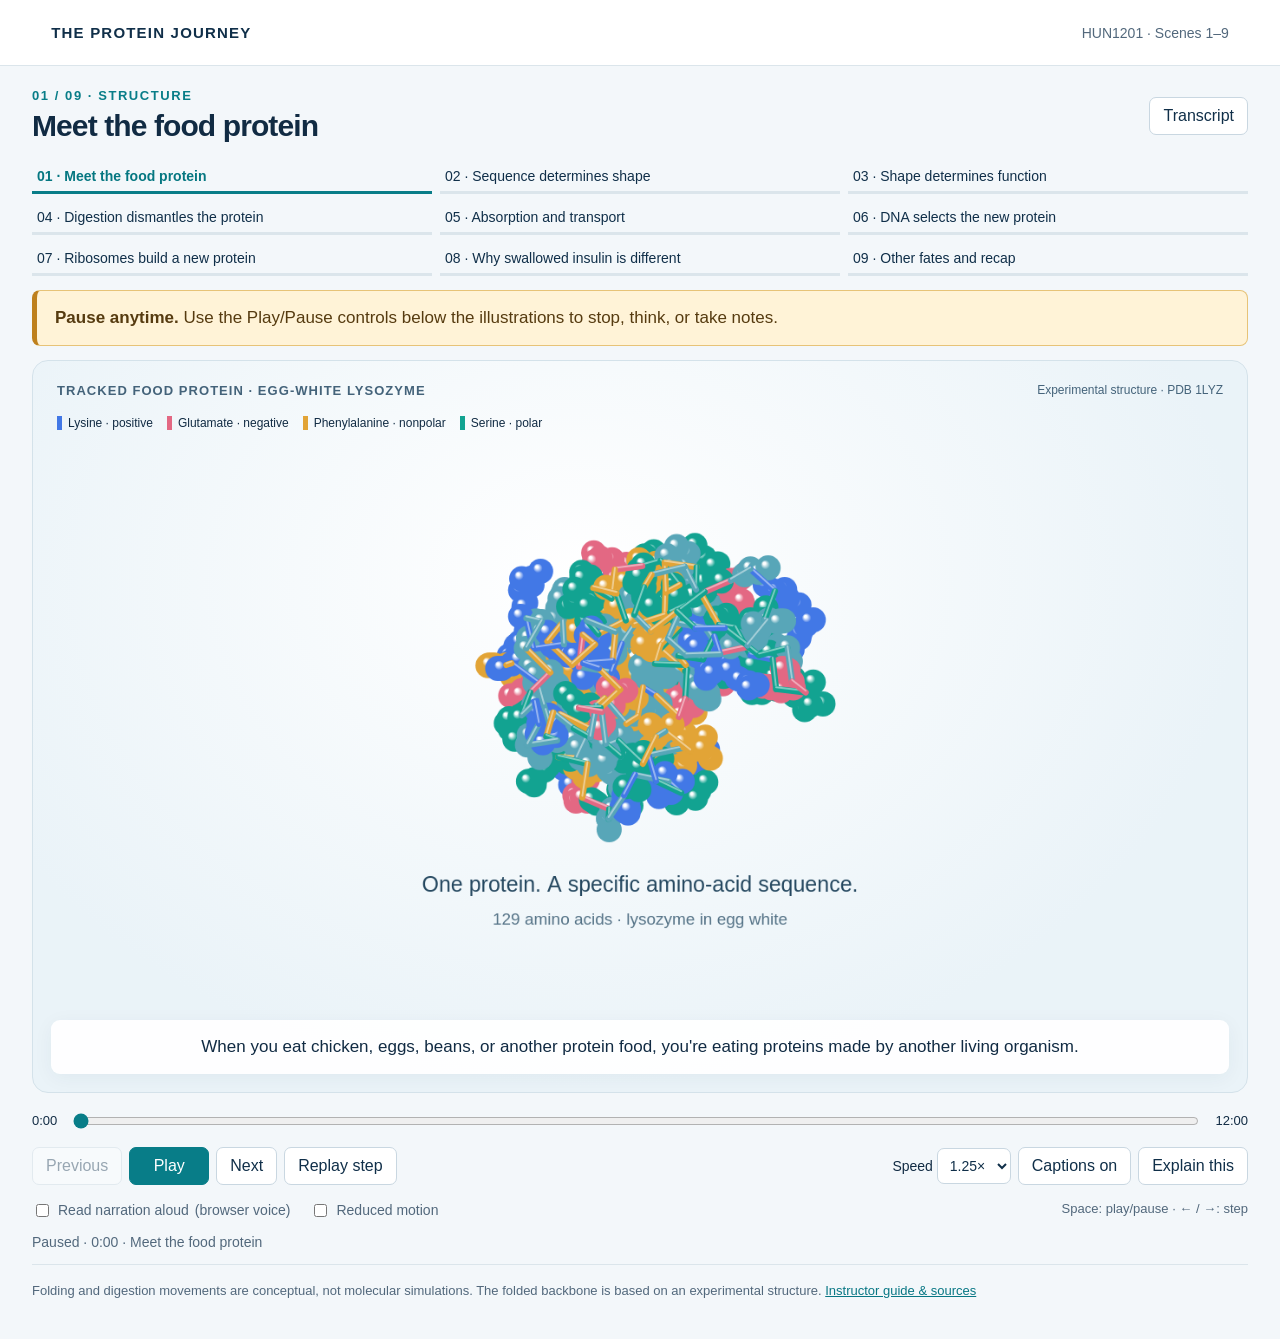
<file: index.html>
<!doctype html><html lang="en"><head><meta charset="utf-8"><meta name="viewport" content="width=device-width,initial-scale=1"><title>The Protein Journey · HUN1201</title><link rel="stylesheet" href="style.css"></head><body>
<header><a class="brand" href="#main">THE PROTEIN JOURNEY</a><span>HUN1201 · Scenes 1–9</span></header>
<main id="main"><div class="heading"><div><p class="eyebrow" id="chapter">01 / 09 · STRUCTURE</p><h1 id="title">Meet the food protein</h1></div><button id="transcriptBtn" aria-expanded="false" aria-controls="transcript">Transcript</button></div>
<nav aria-label="Scenes" id="chapters"></nav>
<p class="pause-notice"><strong>Pause anytime.</strong> Use the Play/Pause controls below the illustrations to stop, think, or take notes.</p>
<section class="stage" aria-label="Animated molecular journey"><div class="canvas-window"><canvas id="canvas" width="1400" height="760" role="img" aria-label="Egg-white lysozyme shown as a rotating three-dimensional molecular backbone."></canvas></div><div class="stage-top"><span id="location">EGG-WHITE LYSOZYME</span><span id="modelNote">Experimental structure · PDB 1LYZ</span></div><div class="legend"><span class="lys">Lysine · positive</span><span class="glu">Glutamate · negative</span><span class="phe">Phenylalanine · nonpolar</span><span class="ser">Serine · polar</span></div><div id="caption" class="caption" aria-live="off"></div><div id="prediction" class="prediction" hidden><p class="eyebrow">PAUSE & PREDICT</p><h2 id="question"></h2><p>Think it through. There’s no score.</p><div id="answer" hidden></div><div class="prediction-actions"><button id="reveal">Reveal explanation</button><button id="continue">Continue</button></div></div></section>
<section class="transport" aria-label="Playback controls"><div class="timeline"><span id="clock">0:00</span><input id="seek" type="range" min="0" max="720" step="0.1" value="0" aria-label="Journey timeline"><span>12:00</span></div><div class="controls"><div><button id="prev" aria-label="Previous step">Previous</button><button id="play" class="primary">Play</button><button id="next" aria-label="Next step">Next</button><button id="replay">Replay step</button></div><div><label>Speed <select id="speed"><option value="1">1×</option><option value="1.25" selected>1.25×</option><option value="1.5">1.5×</option><option value="2">2×</option></select></label><button id="cc" aria-pressed="true">Captions on</button><button id="explain" aria-expanded="false">Explain this</button></div></div><div class="preferences"><label><input id="voice" type="checkbox"> Read narration aloud <span id="voiceStatus">(browser voice)</span></label><label><input id="motion" type="checkbox"> Reduced motion</label><span>Space: play/pause · ← / →: step</span></div></section>
<p id="status" role="status">Press Play to begin. Audio starts only if you enable narration.</p><aside id="explanation" hidden></aside><section id="transcript" hidden><h2>Narration & visual description</h2><div id="transcriptText"></div></section><footer>Folding and digestion movements are conceptual, not molecular simulations. The folded backbone is based on an experimental structure. <a href="guide.html">Instructor guide & sources</a></footer></main>
<script src="assets/molecule.js"></script><script src="assets/narration.js"></script><script src="assets/pepsin.js"></script><script src="assets/trypsin.js"></script><script src="assets/biomodels.js"></script><script src="extension.js"></script><script src="app.js"></script></body></html>
</file>
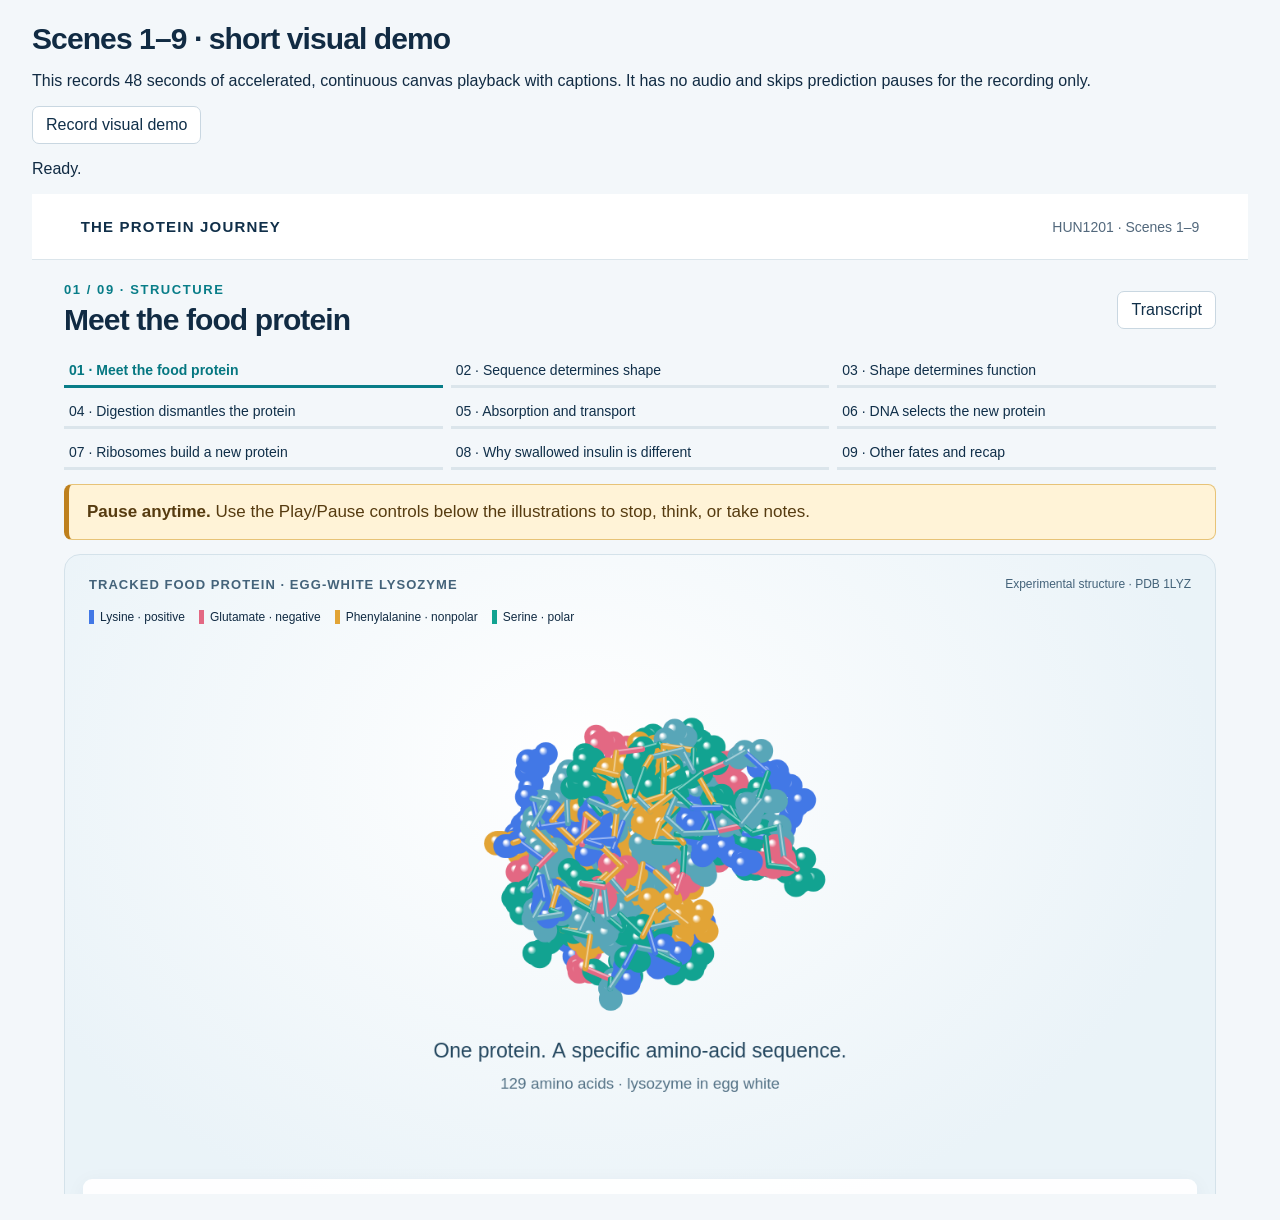
<file: demo.html>
<!doctype html><html lang="en"><head><meta charset="utf-8"><meta name="viewport" content="width=device-width,initial-scale=1"><title>Protein Journey · visual demo recording</title><link rel="stylesheet" href="style.css"></head><body><main><h1>Scenes 1–9 · short visual demo</h1><p>This records 48 seconds of accelerated, continuous canvas playback with captions. It has no audio and skips prediction pauses for the recording only.</p><button id="record">Record visual demo</button><p id="message" role="status">Ready.</p><a id="download" hidden download="Protein_Journey_Complete_Demo.webm">Download visual demo</a><iframe id="tutorial" src="index.html" title="Protein Journey demo" style="width:100%;height:1000px;border:0"></iframe></main><script>
const btn=document.getElementById('record'),msg=document.getElementById('message'),iframe=document.getElementById('tutorial');btn.onclick=()=>{btn.disabled=true;let win=iframe.contentWindow,doc=iframe.contentDocument,src=doc.getElementById('canvas'),out=document.createElement('canvas');out.width=1400;out.height=860;let ctx=out.getContext('2d');let stream=out.captureStream(30),chunks=[],rec=new MediaRecorder(stream,{mimeType:MediaRecorder.isTypeSupported('video/webm;codecs=vp9')?'video/webm;codecs=vp9':'video/webm'});rec.ondataavailable=e=>chunks.push(e.data);rec.onstop=()=>{let link=document.getElementById('download');link.href=URL.createObjectURL(new Blob(chunks,{type:'video/webm'}));link.hidden=false;msg.textContent='Recording ready.';btn.disabled=false;stream.getTracks().forEach(t=>t.stop())};rec.start();let start=performance.now();msg.textContent='Recording continuous playback…';function frame(now){let p=Math.min(1,(now-start)/48000);win.journey.seek(p*720);ctx.fillStyle='#f2f7fa';ctx.fillRect(0,0,1400,860);ctx.drawImage(src,0,0);ctx.fillStyle='#14364e';ctx.font='bold 24px Arial';ctx.fillText(doc.getElementById('title').textContent,36,794);ctx.font='18px Arial';let words=doc.getElementById('caption').textContent.split(' '),line='',y=830;for(let word of words){if(ctx.measureText(line+' '+word).width>1320){ctx.fillText(line,36,y);y+=22;line=word}else line+=(line?' ':'')+word}ctx.fillText(line,36,y);if(p<1)requestAnimationFrame(frame);else rec.stop()}requestAnimationFrame(frame)};
</script></body></html>
</file>
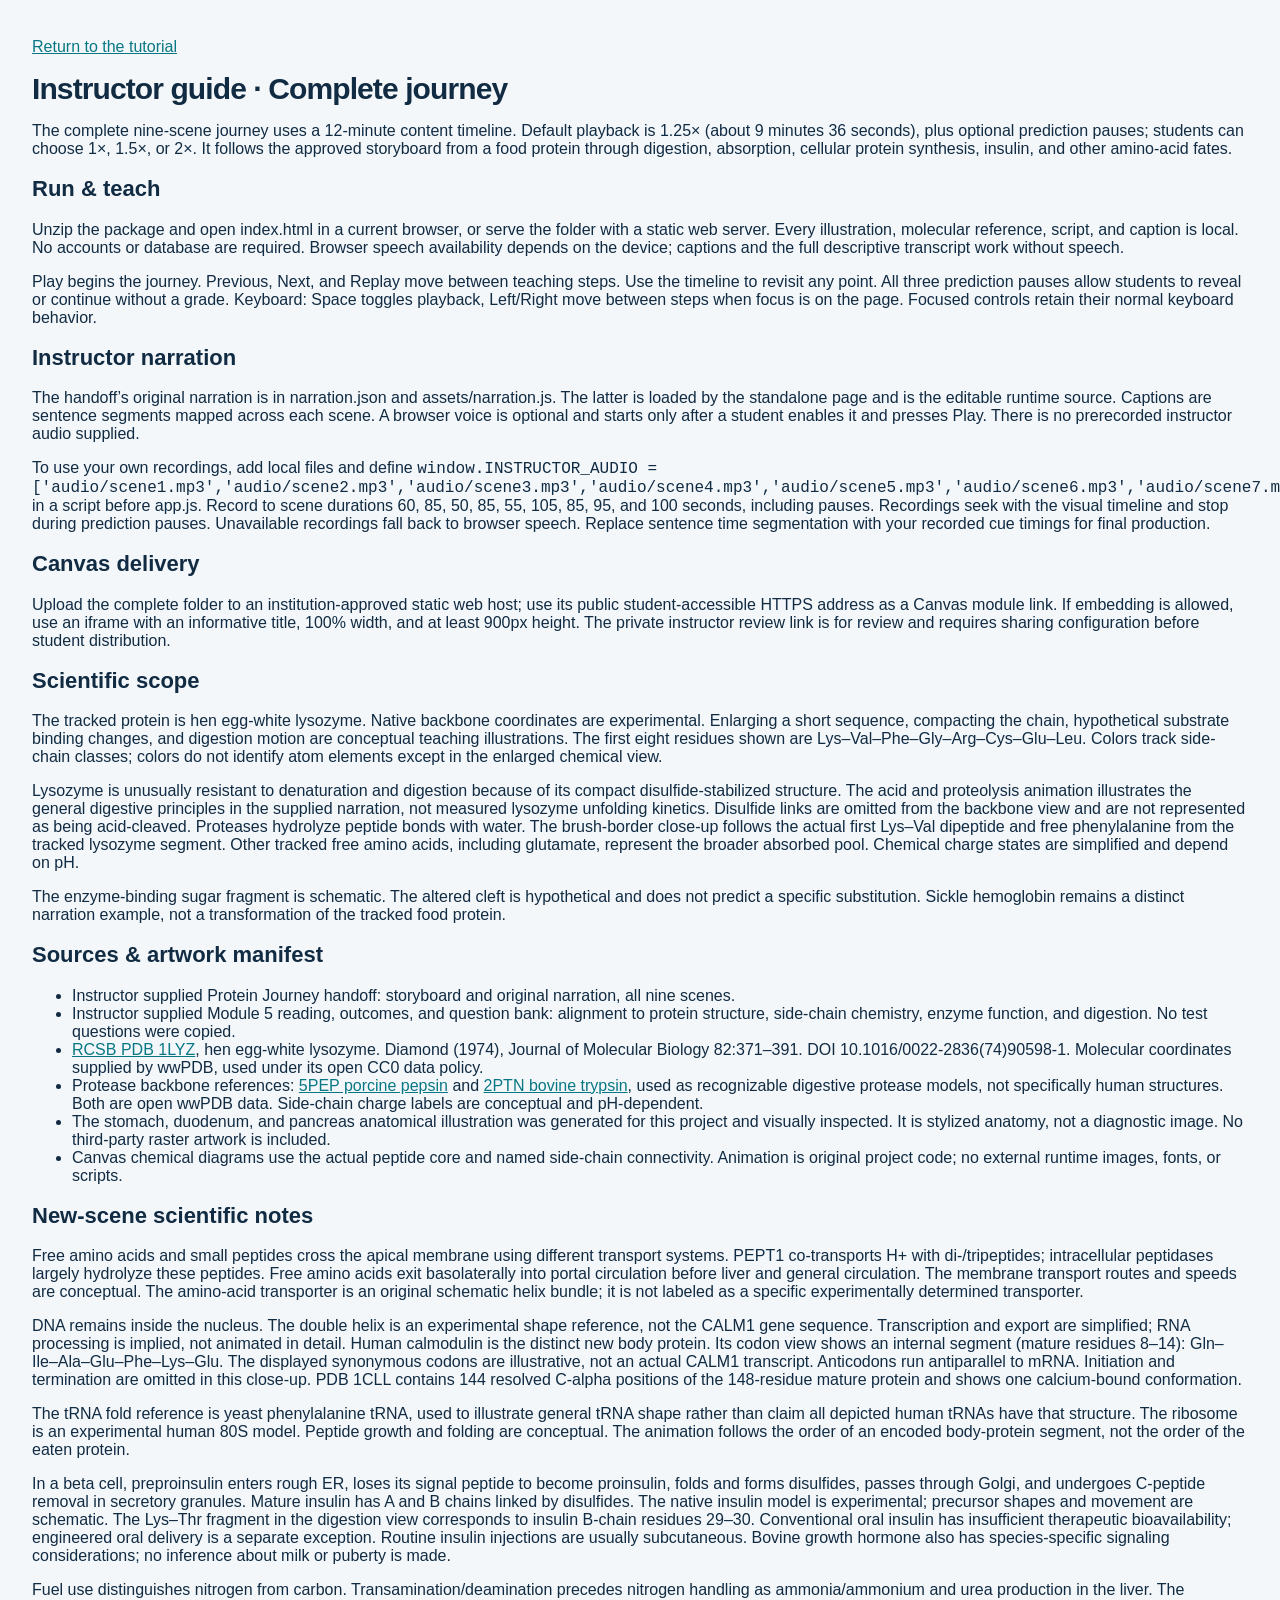
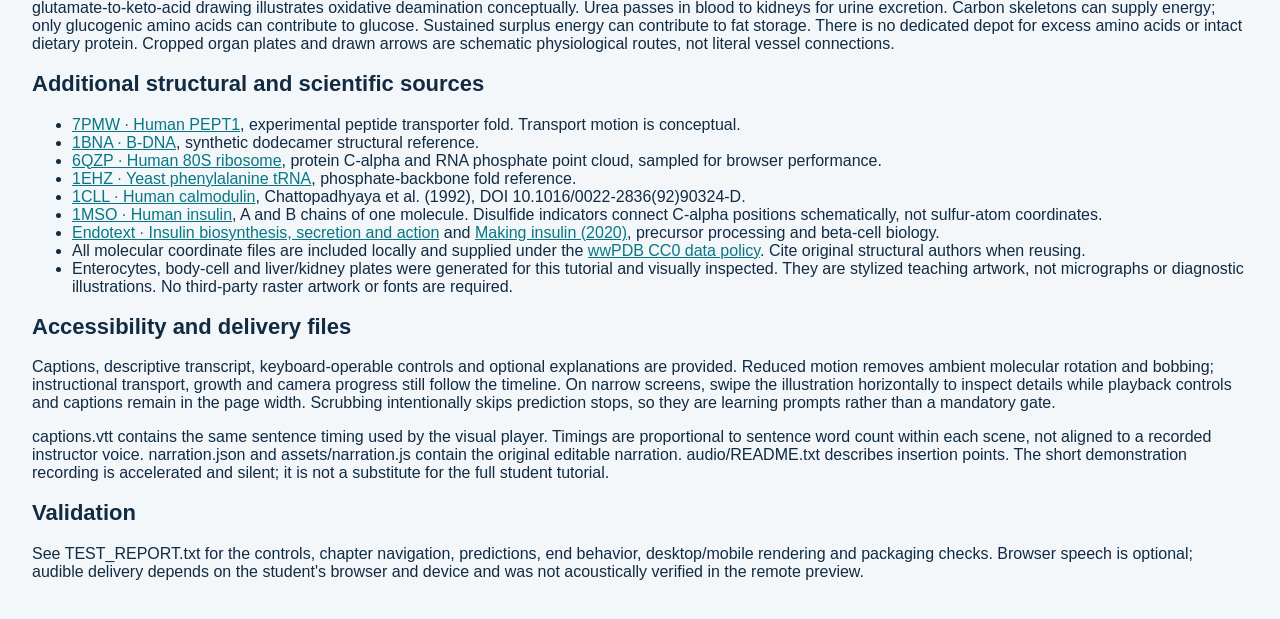
<file: guide.html>
<!doctype html><html lang="en"><head><meta charset="utf-8"><meta name="viewport" content="width=device-width,initial-scale=1"><title>Instructor guide · Protein Journey</title><link rel="stylesheet" href="style.css"></head><body><main><p><a href="index.html">Return to the tutorial</a></p><h1>Instructor guide · Complete journey</h1><p>The complete nine-scene journey uses a 12-minute content timeline. Default playback is 1.25× (about 9 minutes 36 seconds), plus optional prediction pauses; students can choose 1×, 1.5×, or 2×. It follows the approved storyboard from a food protein through digestion, absorption, cellular protein synthesis, insulin, and other amino-acid fates.</p><h2>Run & teach</h2><p>Unzip the package and open index.html in a current browser, or serve the folder with a static web server. Every illustration, molecular reference, script, and caption is local. No accounts or database are required. Browser speech availability depends on the device; captions and the full descriptive transcript work without speech.</p><p>Play begins the journey. Previous, Next, and Replay move between teaching steps. Use the timeline to revisit any point. All three prediction pauses allow students to reveal or continue without a grade. Keyboard: Space toggles playback, Left/Right move between steps when focus is on the page. Focused controls retain their normal keyboard behavior.</p><h2>Instructor narration</h2><p>The handoff’s original narration is in narration.json and assets/narration.js. The latter is loaded by the standalone page and is the editable runtime source. Captions are sentence segments mapped across each scene. A browser voice is optional and starts only after a student enables it and presses Play. There is no prerecorded instructor audio supplied.</p><p>To use your own recordings, add local files and define <code>window.INSTRUCTOR_AUDIO = ['audio/scene1.mp3','audio/scene2.mp3','audio/scene3.mp3','audio/scene4.mp3','audio/scene5.mp3','audio/scene6.mp3','audio/scene7.mp3','audio/scene8.mp3','audio/scene9.mp3'];</code> in a script before app.js. Record to scene durations 60, 85, 50, 85, 55, 105, 85, 95, and 100 seconds, including pauses. Recordings seek with the visual timeline and stop during prediction pauses. Unavailable recordings fall back to browser speech. Replace sentence time segmentation with your recorded cue timings for final production.</p><h2>Canvas delivery</h2><p>Upload the complete folder to an institution-approved static web host; use its public student-accessible HTTPS address as a Canvas module link. If embedding is allowed, use an iframe with an informative title, 100% width, and at least 900px height. The private instructor review link is for review and requires sharing configuration before student distribution.</p><h2>Scientific scope</h2><p>The tracked protein is hen egg-white lysozyme. Native backbone coordinates are experimental. Enlarging a short sequence, compacting the chain, hypothetical substrate binding changes, and digestion motion are conceptual teaching illustrations. The first eight residues shown are Lys–Val–Phe–Gly–Arg–Cys–Glu–Leu. Colors track side-chain classes; colors do not identify atom elements except in the enlarged chemical view.</p><p>Lysozyme is unusually resistant to denaturation and digestion because of its compact disulfide-stabilized structure. The acid and proteolysis animation illustrates the general digestive principles in the supplied narration, not measured lysozyme unfolding kinetics. Disulfide links are omitted from the backbone view and are not represented as being acid-cleaved. Proteases hydrolyze peptide bonds with water. The brush-border close-up follows the actual first Lys–Val dipeptide and free phenylalanine from the tracked lysozyme segment. Other tracked free amino acids, including glutamate, represent the broader absorbed pool. Chemical charge states are simplified and depend on pH.</p><p>The enzyme-binding sugar fragment is schematic. The altered cleft is hypothetical and does not predict a specific substitution. Sickle hemoglobin remains a distinct narration example, not a transformation of the tracked food protein.</p><h2>Sources & artwork manifest</h2><ul><li>Instructor supplied Protein Journey handoff: storyboard and original narration, all nine scenes.</li><li>Instructor supplied Module 5 reading, outcomes, and question bank: alignment to protein structure, side-chain chemistry, enzyme function, and digestion. No test questions were copied.</li><li><a href="https://www.rcsb.org/structure/1LYZ">RCSB PDB 1LYZ</a>, hen egg-white lysozyme. Diamond (1974), Journal of Molecular Biology 82:371–391. DOI 10.1016/0022-2836(74)90598-1. Molecular coordinates supplied by wwPDB, used under its open CC0 data policy.</li><li>Protease backbone references: <a href="https://www.rcsb.org/structure/5PEP">5PEP porcine pepsin</a> and <a href="https://www.rcsb.org/structure/2PTN">2PTN bovine trypsin</a>, used as recognizable digestive protease models, not specifically human structures. Both are open wwPDB data. Side-chain charge labels are conceptual and pH-dependent.</li><li>The stomach, duodenum, and pancreas anatomical illustration was generated for this project and visually inspected. It is stylized anatomy, not a diagnostic image. No third-party raster artwork is included.</li><li>Canvas chemical diagrams use the actual peptide core and named side-chain connectivity. Animation is original project code; no external runtime images, fonts, or scripts.</li></ul><h2>New-scene scientific notes</h2><p>Free amino acids and small peptides cross the apical membrane using different transport systems. PEPT1 co-transports H+ with di-/tripeptides; intracellular peptidases largely hydrolyze these peptides. Free amino acids exit basolaterally into portal circulation before liver and general circulation. The membrane transport routes and speeds are conceptual. The amino-acid transporter is an original schematic helix bundle; it is not labeled as a specific experimentally determined transporter.</p><p>DNA remains inside the nucleus. The double helix is an experimental shape reference, not the CALM1 gene sequence. Transcription and export are simplified; RNA processing is implied, not animated in detail. Human calmodulin is the distinct new body protein. Its codon view shows an internal segment (mature residues 8–14): Gln–Ile–Ala–Glu–Phe–Lys–Glu. The displayed synonymous codons are illustrative, not an actual CALM1 transcript. Anticodons run antiparallel to mRNA. Initiation and termination are omitted in this close-up. PDB 1CLL contains 144 resolved C-alpha positions of the 148-residue mature protein and shows one calcium-bound conformation.</p><p>The tRNA fold reference is yeast phenylalanine tRNA, used to illustrate general tRNA shape rather than claim all depicted human tRNAs have that structure. The ribosome is an experimental human 80S model. Peptide growth and folding are conceptual. The animation follows the order of an encoded body-protein segment, not the order of the eaten protein.</p><p>In a beta cell, preproinsulin enters rough ER, loses its signal peptide to become proinsulin, folds and forms disulfides, passes through Golgi, and undergoes C-peptide removal in secretory granules. Mature insulin has A and B chains linked by disulfides. The native insulin model is experimental; precursor shapes and movement are schematic. The Lys–Thr fragment in the digestion view corresponds to insulin B-chain residues 29–30. Conventional oral insulin has insufficient therapeutic bioavailability; engineered oral delivery is a separate exception. Routine insulin injections are usually subcutaneous. Bovine growth hormone also has species-specific signaling considerations; no inference about milk or puberty is made.</p><p>Fuel use distinguishes nitrogen from carbon. Transamination/deamination precedes nitrogen handling as ammonia/ammonium and urea production in the liver. The glutamate-to-keto-acid drawing illustrates oxidative deamination conceptually. Urea passes in blood to kidneys for urine excretion. Carbon skeletons can supply energy; only glucogenic amino acids can contribute to glucose. Sustained surplus energy can contribute to fat storage. There is no dedicated depot for excess amino acids or intact dietary protein. Cropped organ plates and drawn arrows are schematic physiological routes, not literal vessel connections.</p><h2>Additional structural and scientific sources</h2><ul><li><a href="https://www.rcsb.org/structure/7PMW">7PMW · Human PEPT1</a>, experimental peptide transporter fold. Transport motion is conceptual.</li><li><a href="https://www.rcsb.org/structure/1BNA">1BNA · B-DNA</a>, synthetic dodecamer structural reference.</li><li><a href="https://www.rcsb.org/structure/6QZP">6QZP · Human 80S ribosome</a>, protein C-alpha and RNA phosphate point cloud, sampled for browser performance.</li><li><a href="https://www.rcsb.org/structure/1EHZ">1EHZ · Yeast phenylalanine tRNA</a>, phosphate-backbone fold reference.</li><li><a href="https://www.rcsb.org/structure/1CLL">1CLL · Human calmodulin</a>, Chattopadhyaya et al. (1992), DOI 10.1016/0022-2836(92)90324-D.</li><li><a href="https://www.rcsb.org/structure/1MSO">1MSO · Human insulin</a>, A and B chains of one molecule. Disulfide indicators connect C-alpha positions schematically, not sulfur-atom coordinates.</li><li><a href="https://www.ncbi.nlm.nih.gov/books/NBK279029/">Endotext · Insulin biosynthesis, secretion and action</a> and <a href="https://pmc.ncbi.nlm.nih.gov/articles/PMC7476993/">Making insulin (2020)</a>, precursor processing and beta-cell biology.</li><li>All molecular coordinate files are included locally and supplied under the <a href="https://www.wwpdb.org/about/usage-policies">wwPDB CC0 data policy</a>. Cite original structural authors when reusing.</li><li>Enterocytes, body-cell and liver/kidney plates were generated for this tutorial and visually inspected. They are stylized teaching artwork, not micrographs or diagnostic illustrations. No third-party raster artwork or fonts are required.</li></ul><h2>Accessibility and delivery files</h2><p>Captions, descriptive transcript, keyboard-operable controls and optional explanations are provided. Reduced motion removes ambient molecular rotation and bobbing; instructional transport, growth and camera progress still follow the timeline. On narrow screens, swipe the illustration horizontally to inspect details while playback controls and captions remain in the page width. Scrubbing intentionally skips prediction stops, so they are learning prompts rather than a mandatory gate.</p><p>captions.vtt contains the same sentence timing used by the visual player. Timings are proportional to sentence word count within each scene, not aligned to a recorded instructor voice. narration.json and assets/narration.js contain the original editable narration. audio/README.txt describes insertion points. The short demonstration recording is accelerated and silent; it is not a substitute for the full student tutorial.</p><h2>Validation</h2><p>See TEST_REPORT.txt for the controls, chapter navigation, predictions, end behavior, desktop/mobile rendering and packaging checks. Browser speech is optional; audible delivery depends on the student's browser and device and was not acoustically verified in the remote preview.</p></main></body></html>
</file>
<file: style.css>
:root{font-family:Inter,Arial,sans-serif;color:#112b43;background:#f3f7fa;font-size:16px;--teal:#087d88;--navy:#102f49}*{box-sizing:border-box}body{margin:0}header{height:66px;padding:0 4vw;display:flex;align-items:center;justify-content:space-between;background:#fff;border-bottom:1px solid #dbe5eb}header span{font-size:14px;color:#52687c}.brand{font-weight:800;letter-spacing:.08em;color:var(--navy);text-decoration:none;font-size:15px}main{max-width:1320px;margin:auto;padding:22px 32px}.heading{display:flex;justify-content:space-between;align-items:center;margin-bottom:18px}.eyebrow{font-size:13px;font-weight:700;letter-spacing:.12em;color:var(--teal);margin:0 0 6px}h1{font-size:30px;letter-spacing:-.03em;margin:0;font-weight:650}h2{font-size:22px}button,select{font:inherit;color:var(--navy);border:1px solid #c9d7e1;background:white;border-radius:7px;padding:9px 13px;cursor:pointer}button:hover{background:#e8f3f4}button:disabled{opacity:.4;cursor:default}button:focus-visible,input:focus-visible,select:focus-visible,a:focus-visible{outline:3px solid #df8b23;outline-offset:3px}.primary{background:var(--teal);color:white;border-color:var(--teal);min-width:80px}.primary:hover{background:#07626b}nav{display:grid;grid-template-columns:repeat(4,1fr);gap:8px;margin-bottom:14px}nav button{text-align:left;background:transparent;font-size:14px;border:0;border-bottom:3px solid #dbe5eb;border-radius:0;padding:8px 5px}nav button[aria-current=true]{border-color:var(--teal);font-weight:700;color:#057781}.stage{position:relative;background:radial-gradient(ellipse at 45% 30%,#fff 0%,#eaf3f8 70%);border-radius:16px;border:1px solid #d4e2ea;overflow:hidden;aspect-ratio:1400/760}canvas{width:100%;height:100%;display:block}.stage-top{position:absolute;top:22px;left:24px;right:24px;display:flex;justify-content:space-between;gap:10px;font-size:13px;letter-spacing:.08em;font-weight:700;color:#44637a}#modelNote{font-size:12px;font-weight:400;letter-spacing:0}.legend{position:absolute;left:24px;top:55px;display:flex;gap:14px;font-size:12px;flex-wrap:wrap}.legend span{border-left:5px solid;padding-left:6px}.lys{border-color:#4278e6!important}.glu{border-color:#e36883!important}.phe{border-color:#e2a436!important}.ser{border-color:#12a391!important}.caption{position:absolute;bottom:20px;left:50%;transform:translateX(-50%);width:90%;max-width:950px;border-radius:9px;background:rgba(255,255,255,.96);box-shadow:0 4px 20px #14354d0d;padding:14px 20px;font-size:17px;line-height:1.5;text-align:center;min-height:54px}.transport{padding:14px 0}.timeline{display:flex;align-items:center;gap:14px;font-size:13px;font-variant-numeric:tabular-nums}.timeline input{flex:1;accent-color:var(--teal);height:24px}.controls{display:flex;justify-content:space-between;gap:12px;margin-top:12px}.controls>div{display:flex;align-items:center;gap:7px}.controls label{font-size:14px}.controls select{padding:8px}.preferences{display:flex;flex-wrap:wrap;gap:20px;margin-top:16px;font-size:14px;color:#52687c}.preferences label{display:flex;gap:6px;align-items:center}.preferences input{accent-color:var(--teal)}.preferences>span{margin-left:auto;font-size:13px}#status{font-size:14px;color:#52687c;margin:0 0 14px}footer{border-top:1px solid #dbe5eb;padding:16px 0;font-size:13px;line-height:1.6;color:#52687c}a{color:#087784}#explanation,#transcript{background:#fff;padding:22px;border-radius:10px;margin:10px 0 20px;line-height:1.65}#transcript h3{margin-bottom:5px}#transcript p{margin-top:5px}.description{color:#52687c;font-size:14px}.prediction{position:absolute;top:50%;left:50%;transform:translate(-50%,-50%);width:550px;max-width:90%;padding:26px;background:#fff;border:1px solid #c6dce4;border-radius:12px;box-shadow:0 20px 80px #12354d40}.prediction h2{margin:8px 0 12px}.prediction p{font-size:15px;color:#52687c}.prediction-actions{display:flex;gap:8px;margin-top:20px}#answer{background:#eaf5f4;padding:14px;border-left:3px solid var(--teal);font-size:16px;line-height:1.5}[hidden]{display:none!important}@media(max-width:800px){header{padding:0 16px}.brand{font-size:12px}header span{font-size:12px}main{padding:18px 14px}h1{font-size:25px}.heading button{font-size:14px}nav button{font-size:12px}.stage{aspect-ratio:1/1}.stage-top{left:12px;right:12px;top:14px;font-size:11px}#modelNote{display:none}.legend{left:12px;top:38px;gap:6px;font-size:10px}.caption{bottom:12px;padding:10px;font-size:14px;width:94%}.controls{flex-direction:column}.controls>div{flex-wrap:wrap}.controls button{font-size:14px;padding:9px 10px}.preferences{gap:12px;font-size:13px}.preferences>span{margin-left:0}.prediction{padding:20px}.prediction h2{font-size:19px}.prediction-actions{flex-wrap:wrap}}

.canvas-window{width:100%;height:100%;overflow:hidden} @media(max-width:800px){.stage{height:560px;aspect-ratio:auto}.canvas-window{overflow-x:auto;overflow-y:hidden;scrollbar-width:thin;padding-top:65px;height:440px}.canvas-window canvas{width:1100px;height:597px;max-width:none;transform:translateY(-110px)}.caption{bottom:18px}.legend{font-size:12px}.stage:after{content:"Swipe the illustration to inspect the chain";position:absolute;bottom:135px;left:12px;color:#52687c;font-size:12px;pointer-events:none}}

nav{grid-template-columns:repeat(3,1fr)}nav button{padding:7px 5px}@media(max-width:800px){nav{grid-template-columns:repeat(3,1fr)}nav button{font-size:11px}.stage:after{content:"Swipe the illustration to inspect molecular detail"}}

@media(min-width:801px){.stage{aspect-ratio:auto}.canvas-window{height:auto;aspect-ratio:1400/760}.caption{position:relative;left:auto;bottom:auto;transform:none;width:calc(100% - 36px);max-width:none;margin:0 18px 18px}}

.pause-notice{margin:0 0 14px;padding:14px 18px;background:#fff3d7;border:1px solid #e7c377;border-left:5px solid #be801d;border-radius:8px;color:#563b10;font-size:17px;line-height:1.5}.pause-notice strong{font-weight:800}@media(max-width:800px){.pause-notice{font-size:15px;padding:12px 14px}}
</file>
